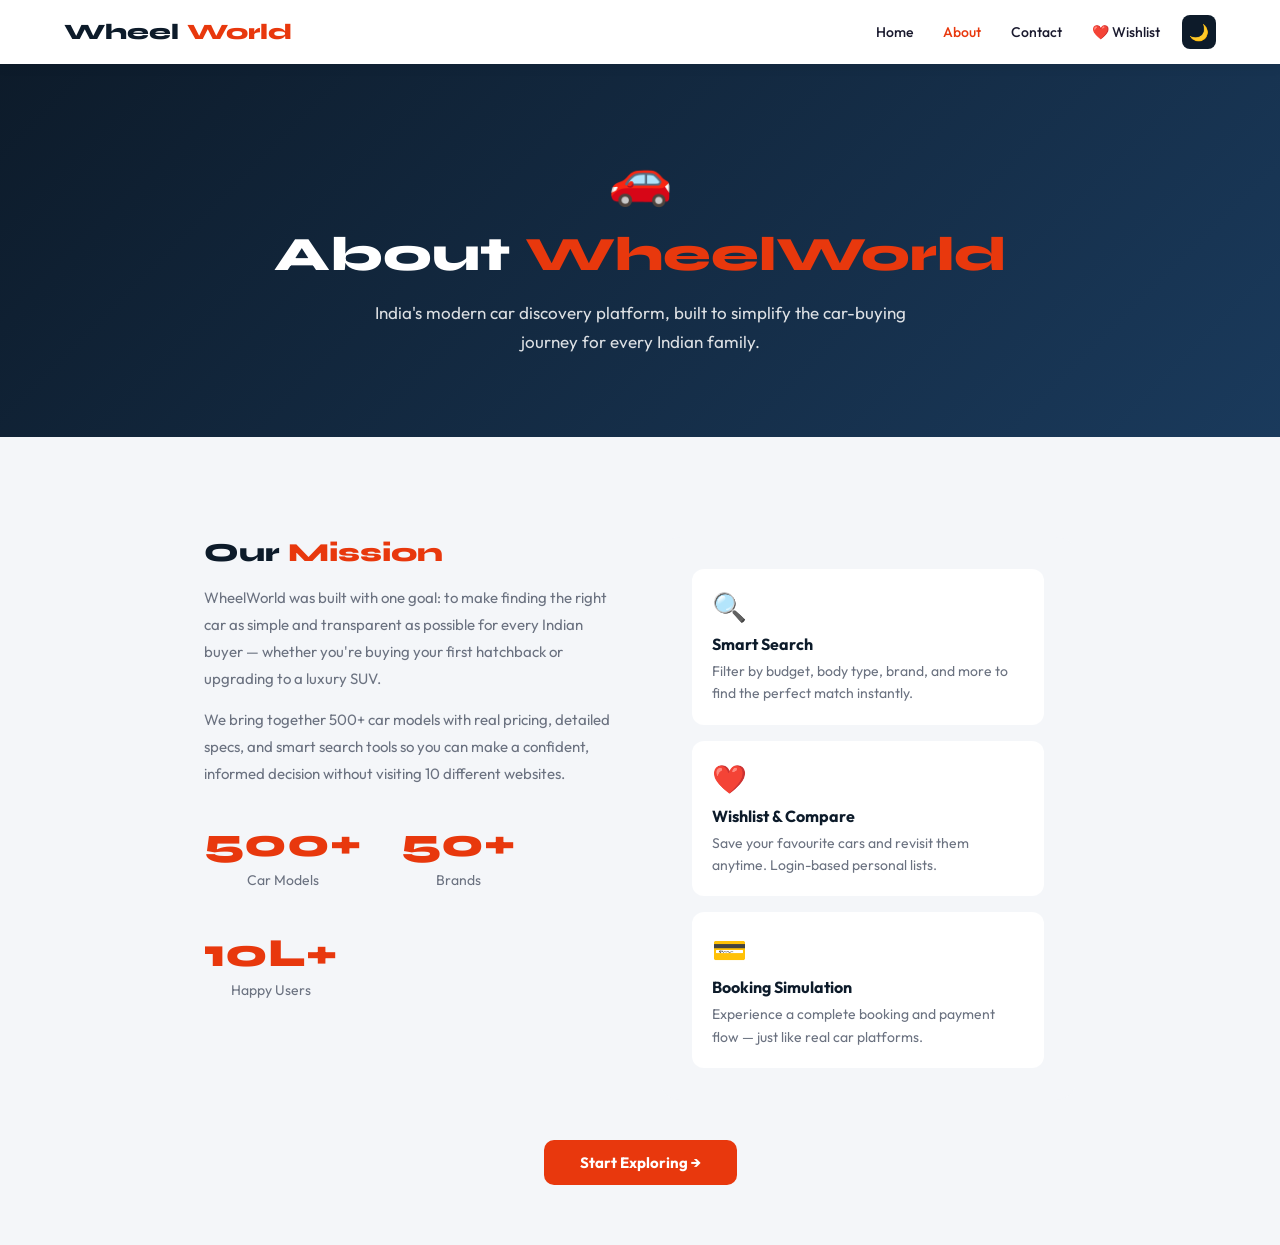
<file: about.html>
<!doctype html>
<html lang="en">
  <head>
    <meta charset="UTF-8" />
    <meta name="viewport" content="width=device-width, initial-scale=1.0" />
    <title>About - WheelWorld</title>
    <link rel="stylesheet" href="home.css" />
    <style>
      .about-hero {
        background: linear-gradient(135deg, var(--navy) 0%, #1a3a5c 100%);
        color: white;
        padding: 80px 5%;
        text-align: center;
      }
      .about-hero h1 {
        font-family: "Syne", sans-serif;
        font-size: clamp(2rem, 4vw, 3rem);
        font-weight: 800;
        margin-bottom: 16px;
      }
      .about-hero h1 span {
        color: var(--primary);
      }
      .about-hero p {
        font-size: 17px;
        opacity: 0.85;
        max-width: 560px;
        margin: 0 auto;
        line-height: 1.7;
      }
      .about-content {
        padding: 60px 5%;
        max-width: 1000px;
        margin: auto;
      }
      .about-grid {
        display: grid;
        grid-template-columns: 1fr 1fr;
        gap: 40px;
        margin: 40px 0;
      }
      .about-text h2 {
        font-family: "Syne", sans-serif;
        font-size: 26px;
        font-weight: 800;
        color: var(--navy);
        margin-bottom: 16px;
      }
      .about-text h2 span {
        color: var(--primary);
      }
      .about-text p {
        font-size: 15px;
        color: var(--text-muted);
        line-height: 1.8;
        margin-bottom: 14px;
      }
      .stats-row {
        display: flex;
        gap: 40px;
        margin: 32px 0;
        flex-wrap: wrap;
      }
      .stat-big {
        text-align: center;
      }
      .stat-big .num {
        font-family: "Syne", sans-serif;
        font-size: 40px;
        font-weight: 800;
        color: var(--primary);
      }
      .stat-big .label {
        font-size: 14px;
        color: var(--text-muted);
        margin-top: 4px;
      }
      @media (max-width: 700px) {
        .about-grid {
          grid-template-columns: 1fr;
        }
      }
    </style>
  </head>
  <body>
    <header>
      <a href="index.html" class="logo">Wheel<span>World</span></a>
      <nav>
        <a href="index.html">Home</a>
        <a href="about.html" class="active">About</a>
        <a href="contact.html">Contact</a>
        <a href="wishlist.html">❤️ Wishlist</a>
        <button class="dark-toggle" onclick="toggleDarkMode()">🌙</button>
      </nav>
    </header>

    <div class="about-hero">
      <div style="font-size: 52px; margin-bottom: 16px">🚗</div>
      <h1>About <span>WheelWorld</span></h1>
      <p>
        India's modern car discovery platform, built to simplify the car-buying
        journey for every Indian family.
      </p>
    </div>

    <div class="about-content">
      <div class="about-grid">
        <div class="about-text">
          <h2>Our <span>Mission</span></h2>
          <p>
            WheelWorld was built with one goal: to make finding the right car as
            simple and transparent as possible for every Indian buyer — whether
            you're buying your first hatchback or upgrading to a luxury SUV.
          </p>
          <p>
            We bring together 500+ car models with real pricing, detailed specs,
            and smart search tools so you can make a confident, informed
            decision without visiting 10 different websites.
          </p>
          <div class="stats-row">
            <div class="stat-big">
              <div class="num">500+</div>
              <div class="label">Car Models</div>
            </div>
            <div class="stat-big">
              <div class="num">50+</div>
              <div class="label">Brands</div>
            </div>
            <div class="stat-big">
              <div class="num">10L+</div>
              <div class="label">Happy Users</div>
            </div>
          </div>
        </div>
        <div
          style="
            background: var(--bg);
            border-radius: var(--radius-lg);
            padding: 32px;
            display: flex;
            flex-direction: column;
            gap: 16px;
          "
        >
          <div
            class="why-card"
            style="border: none; padding: 20px; background: white"
          >
            <div style="font-size: 28px; margin-bottom: 10px">🔍</div>
            <h3
              style="
                font-size: 16px;
                font-weight: 700;
                color: var(--navy);
                margin-bottom: 6px;
              "
            >
              Smart Search
            </h3>
            <p
              style="
                font-size: 14px;
                color: var(--text-muted);
                line-height: 1.6;
              "
            >
              Filter by budget, body type, brand, and more to find the perfect
              match instantly.
            </p>
          </div>
          <div
            class="why-card"
            style="border: none; padding: 20px; background: white"
          >
            <div style="font-size: 28px; margin-bottom: 10px">❤️</div>
            <h3
              style="
                font-size: 16px;
                font-weight: 700;
                color: var(--navy);
                margin-bottom: 6px;
              "
            >
              Wishlist & Compare
            </h3>
            <p
              style="
                font-size: 14px;
                color: var(--text-muted);
                line-height: 1.6;
              "
            >
              Save your favourite cars and revisit them anytime. Login-based
              personal lists.
            </p>
          </div>
          <div
            class="why-card"
            style="border: none; padding: 20px; background: white"
          >
            <div style="font-size: 28px; margin-bottom: 10px">💳</div>
            <h3
              style="
                font-size: 16px;
                font-weight: 700;
                color: var(--navy);
                margin-bottom: 6px;
              "
            >
              Booking Simulation
            </h3>
            <p
              style="
                font-size: 14px;
                color: var(--text-muted);
                line-height: 1.6;
              "
            >
              Experience a complete booking and payment flow — just like real
              car platforms.
            </p>
          </div>
        </div>
      </div>

      <div style="text-align: center; margin-top: 20px">
        <a
          href="index.html"
          style="
            display: inline-block;
            padding: 13px 36px;
            background: var(--primary);
            color: white;
            text-decoration: none;
            border-radius: 10px;
            font-weight: 700;
            font-size: 15px;
          "
          >Start Exploring →</a
        >
      </div>
    </div>

    <script>
      function toggleDarkMode() {
        document.body.classList.toggle("dark");
        localStorage.setItem(
          "darkMode",
          document.body.classList.contains("dark"),
        );
      }
      if (localStorage.getItem("darkMode") === "true")
        document.body.classList.add("dark");
    </script>
  </body>
</html>
</file>
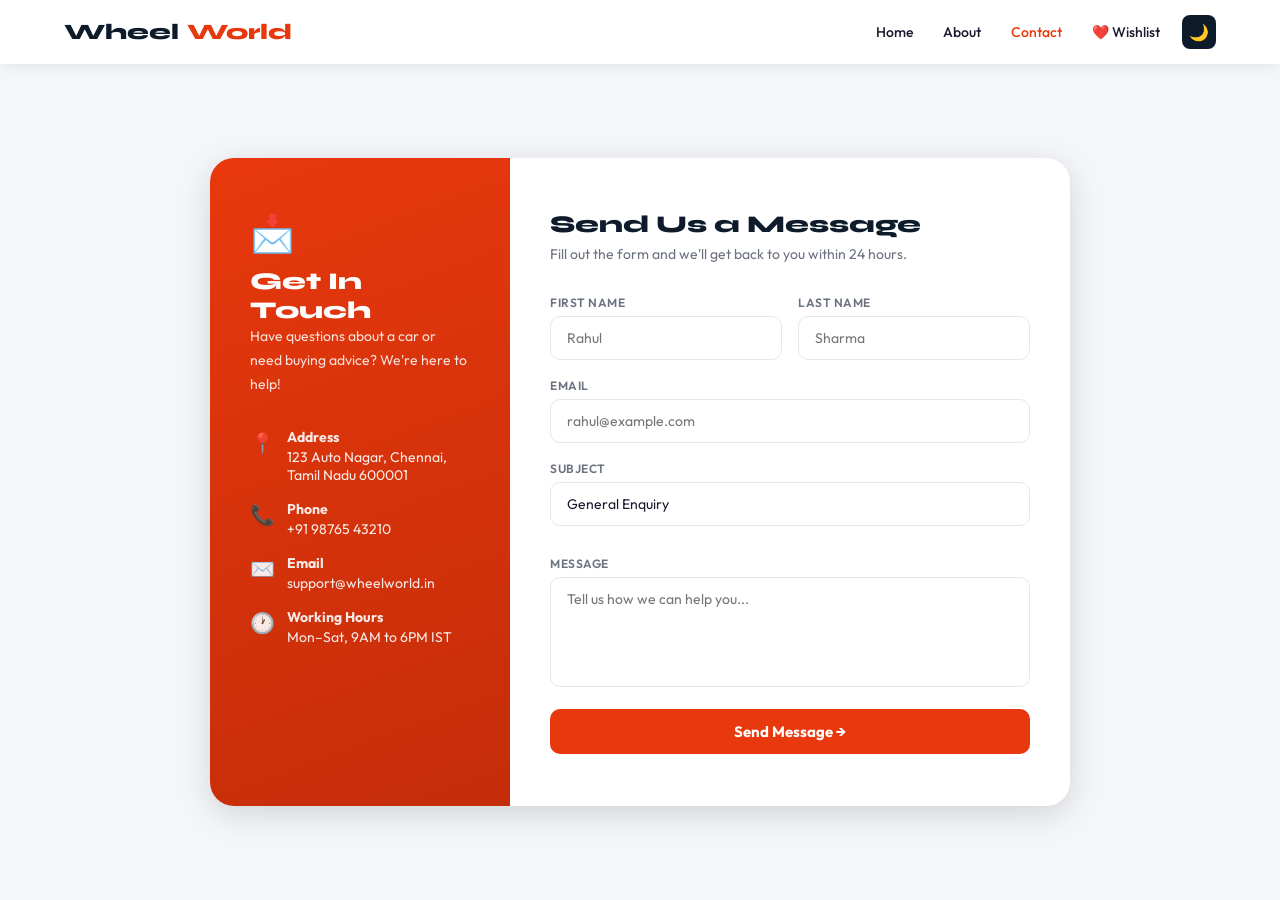
<file: contact.html>
<!doctype html>
<html lang="en">
  <head>
    <meta charset="UTF-8" />
    <meta name="viewport" content="width=device-width, initial-scale=1.0" />
    <title>Contact - WheelWorld</title>
    <link rel="stylesheet" href="home.css" />
    <style>
      .contact-page {
        min-height: calc(100vh - 64px);
        background: var(--bg);
        display: flex;
        align-items: center;
        justify-content: center;
        padding: 60px 20px;
      }
      .contact-wrapper {
        display: flex;
        width: 860px;
        max-width: 100%;
        background: white;
        border-radius: 24px;
        overflow: hidden;
        box-shadow: var(--shadow-lg);
      }
      .contact-info {
        background: linear-gradient(
          160deg,
          var(--primary) 0%,
          var(--primary-dark) 100%
        );
        color: white;
        padding: 52px 40px;
        width: 300px;
        flex-shrink: 0;
        display: flex;
        flex-direction: column;
        gap: 32px;
      }
      .contact-info h2 {
        font-family: "Syne", sans-serif;
        font-size: 24px;
        font-weight: 800;
      }
      .contact-info p {
        font-size: 14px;
        opacity: 0.85;
        line-height: 1.7;
      }
      .contact-item {
        display: flex;
        align-items: flex-start;
        gap: 12px;
      }
      .contact-item .icon {
        font-size: 20px;
        flex-shrink: 0;
        margin-top: 2px;
      }
      .contact-item div {
        font-size: 14px;
        opacity: 0.9;
      }
      .contact-item strong {
        display: block;
        font-weight: 700;
        opacity: 1;
        margin-bottom: 2px;
      }
      .contact-form-wrapper {
        flex: 1;
        padding: 52px 40px;
      }
      .contact-form-wrapper h2 {
        font-family: "Syne", sans-serif;
        font-size: 24px;
        font-weight: 800;
        color: var(--navy);
        margin-bottom: 6px;
      }
      .contact-form-wrapper p {
        font-size: 14px;
        color: var(--text-muted);
        margin-bottom: 32px;
      }
      .form-row {
        display: flex;
        gap: 16px;
      }
      .form-row .field-group {
        flex: 1;
      }
      .field-group {
        margin-bottom: 18px;
      }
      .field-group label {
        display: block;
        font-size: 12px;
        font-weight: 600;
        color: var(--text-muted);
        text-transform: uppercase;
        letter-spacing: 0.5px;
        margin-bottom: 6px;
      }
      .field-group input,
      .field-group textarea,
      .field-group select {
        width: 100%;
        padding: 12px 16px;
        border: 1.5px solid var(--border);
        border-radius: 10px;
        font-size: 14px;
        font-family: "Outfit", sans-serif;
        outline: none;
        transition: var(--transition);
        color: var(--text);
        background: white;
        -webkit-appearance: none;
        -moz-appearance: none;
        appearance: none;
      }
      .field-group input:focus,
      .field-group textarea:focus,
      .field-group select:focus {
        border-color: var(--primary);
        box-shadow: 0 0 0 3px rgba(232, 56, 13, 0.1);
      }
      .field-group textarea {
        resize: none;
        height: 110px;
      }
      .submit-btn {
        width: 100%;
        padding: 13px;
        background: var(--primary);
        border: none;
        color: white;
        font-size: 15px;
        font-weight: 700;
        border-radius: 10px;
        cursor: pointer;
        transition: var(--transition);
        font-family: "Outfit", sans-serif;
      }
      .submit-btn:hover {
        background: var(--primary-dark);
        transform: translateY(-1px);
        box-shadow: 0 6px 20px rgba(232, 56, 13, 0.3);
      }
      @media (max-width: 700px) {
        .contact-info {
          display: none;
        }
        .contact-form-wrapper {
          padding: 40px 24px;
        }
        .form-row {
          flex-direction: column;
        }
      }
    </style>
  </head>
  <body>
    <header>
      <a href="index.html" class="logo">Wheel<span>World</span></a>
      <nav>
        <a href="index.html">Home</a>
        <a href="about.html">About</a>
        <a href="contact.html" class="active">Contact</a>
        <a href="wishlist.html">❤️ Wishlist</a>
        <button class="dark-toggle" onclick="toggleDarkMode()">🌙</button>
      </nav>
    </header>

    <div class="contact-page">
      <div class="contact-wrapper">
        <div class="contact-info">
          <div>
            <div style="font-size: 36px; margin-bottom: 12px">📩</div>
            <h2>Get In Touch</h2>
            <p>
              Have questions about a car or need buying advice? We're here to
              help!
            </p>
          </div>
          <div>
            <div class="contact-item">
              <div class="icon">📍</div>
              <div>
                <strong>Address</strong>123 Auto Nagar, Chennai, Tamil Nadu
                600001
              </div>
            </div>
            <div class="contact-item" style="margin-top: 16px">
              <div class="icon">📞</div>
              <div><strong>Phone</strong>+91 98765 43210</div>
            </div>
            <div class="contact-item" style="margin-top: 16px">
              <div class="icon">✉️</div>
              <div><strong>Email</strong>support@wheelworld.in</div>
            </div>
            <div class="contact-item" style="margin-top: 16px">
              <div class="icon">🕐</div>
              <div><strong>Working Hours</strong>Mon–Sat, 9AM to 6PM IST</div>
            </div>
          </div>
        </div>

        <div class="contact-form-wrapper">
          <h2>Send Us a Message</h2>
          <p>Fill out the form and we'll get back to you within 24 hours.</p>

          <div class="form-row">
            <div class="field-group">
              <label>First Name</label>
              <input type="text" placeholder="Rahul" />
            </div>
            <div class="field-group">
              <label>Last Name</label>
              <input type="text" placeholder="Sharma" />
            </div>
          </div>

          <div class="field-group">
            <label>Email</label>
            <input type="email" placeholder="rahul@example.com" />
          </div>

          <div class="field-group">
            <label>Subject</label>
            <select>
              <option>General Enquiry</option>
              <option>Car Booking Help</option>
              <option>Pricing Information</option>
              <option>Technical Support</option>
              <option>Other</option>
            </select>
          </div>

          <div class="field-group">
            <label>Message</label>
            <textarea placeholder="Tell us how we can help you..."></textarea>
          </div>

          <button class="submit-btn" onclick="sendMessage()">
            Send Message →
          </button>
        </div>
      </div>
    </div>

    <script>
      function sendMessage() {
        const inputs = document.querySelectorAll(
          ".field-group input, .field-group textarea",
        );
        for (const inp of inputs) {
          if (!inp.value.trim()) {
            inp.focus();
            inp.style.borderColor = "var(--primary)";
            return;
          }
          inp.style.borderColor = "";
        }
        const btn = document.querySelector(".submit-btn");
        btn.textContent = "✅ Message Sent!";
        btn.style.background = "#22c55e";
        btn.disabled = true;
        setTimeout(() => {
          btn.textContent = "Send Message →";
          btn.style.background = "";
          btn.disabled = false;
          document
            .querySelectorAll(".field-group input, .field-group textarea")
            .forEach((i) => (i.value = ""));
        }, 3000);
      }
      function toggleDarkMode() {
        document.body.classList.toggle("dark");
        localStorage.setItem(
          "darkMode",
          document.body.classList.contains("dark"),
        );
      }
      if (localStorage.getItem("darkMode") === "true")
        document.body.classList.add("dark");
    </script>
  </body>
</html>
</file>
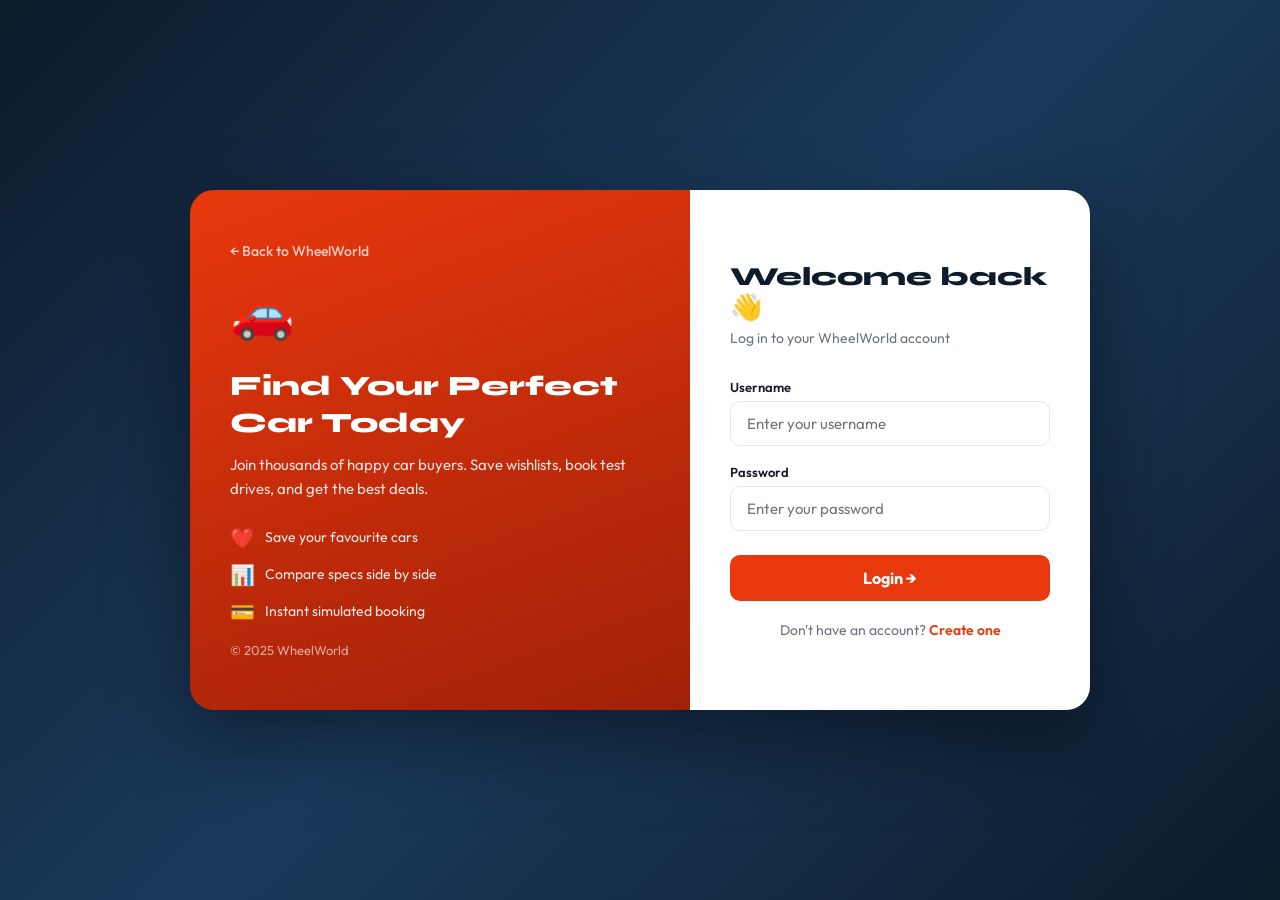
<file: login.html>
<!doctype html>
<html lang="en">
  <head>
    <meta charset="UTF-8" />
    <meta name="viewport" content="width=device-width, initial-scale=1.0" />
    <title>Login - WheelWorld</title>
    <link rel="stylesheet" href="home.css" />
    <style>
      body {
        min-height: 100vh;
        display: flex;
        align-items: center;
        justify-content: center;
        background: linear-gradient(
          135deg,
          #0d1b2a 0%,
          #1a3a5c 50%,
          #0d1b2a 100%
        );
        padding: 20px;
      }
      .auth-wrapper {
        display: flex;
        width: 900px;
        max-width: 100%;
        border-radius: 24px;
        overflow: hidden;
        box-shadow: 0 32px 80px rgba(0, 0, 0, 0.4);
      }
      .auth-banner {
        flex: 1;
        background: linear-gradient(160deg, var(--primary) 0%, #a02008 100%);
        padding: 52px 40px;
        display: flex;
        flex-direction: column;
        justify-content: space-between;
        color: white;
        min-height: 520px;
      }
      .auth-banner h2 {
        font-family: "Syne", sans-serif;
        font-size: 28px;
        font-weight: 800;
        line-height: 1.3;
        margin-top: 24px;
      }
      .auth-banner p {
        font-size: 15px;
        opacity: 0.85;
        margin-top: 12px;
        line-height: 1.6;
      }
      .banner-feature {
        display: flex;
        align-items: center;
        gap: 10px;
        font-size: 14px;
        margin-top: 12px;
        opacity: 0.9;
      }
      .banner-feature span {
        font-size: 20px;
      }
      .auth-card {
        width: 400px;
        flex-shrink: 0;
        background: white;
        padding: 52px 40px;
        display: flex;
        flex-direction: column;
        justify-content: center;
      }
      .auth-card h1 {
        font-family: "Syne", sans-serif;
        font-size: 26px;
        font-weight: 800;
        color: var(--navy);
        margin-bottom: 6px;
      }
      .auth-card .subtitle {
        font-size: 14px;
        color: var(--text-muted);
        margin-bottom: 32px;
      }
      .field-group {
        margin-bottom: 18px;
      }
      .field-group label {
        display: block;
        font-size: 13px;
        font-weight: 600;
        color: var(--text);
        margin-bottom: 6px;
      }
      .field-group input {
        width: 100%;
        padding: 12px 16px;
        border: 1.5px solid var(--border);
        border-radius: 10px;
        font-size: 15px;
        font-family: "Outfit", sans-serif;
        outline: none;
        transition: var(--transition);
        color: var(--text);
      }
      .field-group input:focus {
        border-color: var(--primary);
        box-shadow: 0 0 0 3px rgba(232, 56, 13, 0.1);
      }
      .auth-btn {
        width: 100%;
        padding: 13px;
        background: var(--primary);
        border: none;
        color: white;
        font-size: 16px;
        font-weight: 700;
        border-radius: 10px;
        cursor: pointer;
        transition: var(--transition);
        font-family: "Outfit", sans-serif;
        margin-top: 6px;
      }
      .auth-btn:hover {
        background: var(--primary-dark);
        transform: translateY(-1px);
        box-shadow: 0 6px 20px rgba(232, 56, 13, 0.3);
      }
      .auth-switch {
        text-align: center;
        margin-top: 20px;
        font-size: 14px;
        color: var(--text-muted);
      }
      .auth-switch a {
        color: var(--primary);
        font-weight: 600;
        text-decoration: none;
      }
      .back-home {
        display: flex;
        align-items: center;
        gap: 6px;
        text-decoration: none;
        color: rgba(255, 255, 255, 0.75);
        font-size: 14px;
        font-weight: 500;
      }
      .back-home:hover {
        color: white;
      }
      @media (max-width: 700px) {
        .auth-banner {
          display: none;
        }
        .auth-card {
          width: 100%;
          border-radius: 24px;
        }
      }
    </style>
  </head>
  <body>
    <div class="auth-wrapper">
      <div class="auth-banner">
        <a href="index.html" class="back-home">← Back to WheelWorld</a>
        <div>
          <div style="font-size: 52px">🚗</div>
          <h2>Find Your Perfect Car Today</h2>
          <p>
            Join thousands of happy car buyers. Save wishlists, book test
            drives, and get the best deals.
          </p>
          <div style="margin-top: 24px">
            <div class="banner-feature">
              <span>❤️</span> Save your favourite cars
            </div>
            <div class="banner-feature">
              <span>📊</span> Compare specs side by side
            </div>
            <div class="banner-feature">
              <span>💳</span> Instant simulated booking
            </div>
          </div>
        </div>
        <div style="font-size: 13px; opacity: 0.6">© 2025 WheelWorld</div>
      </div>
      <div class="auth-card">
        <h1>Welcome back 👋</h1>
        <p class="subtitle">Log in to your WheelWorld account</p>

        <div class="field-group">
          <label>Username</label>
          <input type="text" id="loginUser" placeholder="Enter your username" />
        </div>
        <div class="field-group">
          <label>Password</label>
          <input
            type="password"
            id="loginPass"
            placeholder="Enter your password"
          />
        </div>

        <button class="auth-btn" onclick="login()">Login →</button>
        <div class="auth-switch">
          Don't have an account? <a href="register.html">Create one</a>
        </div>
      </div>
    </div>
    <script src="data.js"></script>
    <script src="auth.js"></script>
  </body>
</html>
</file>
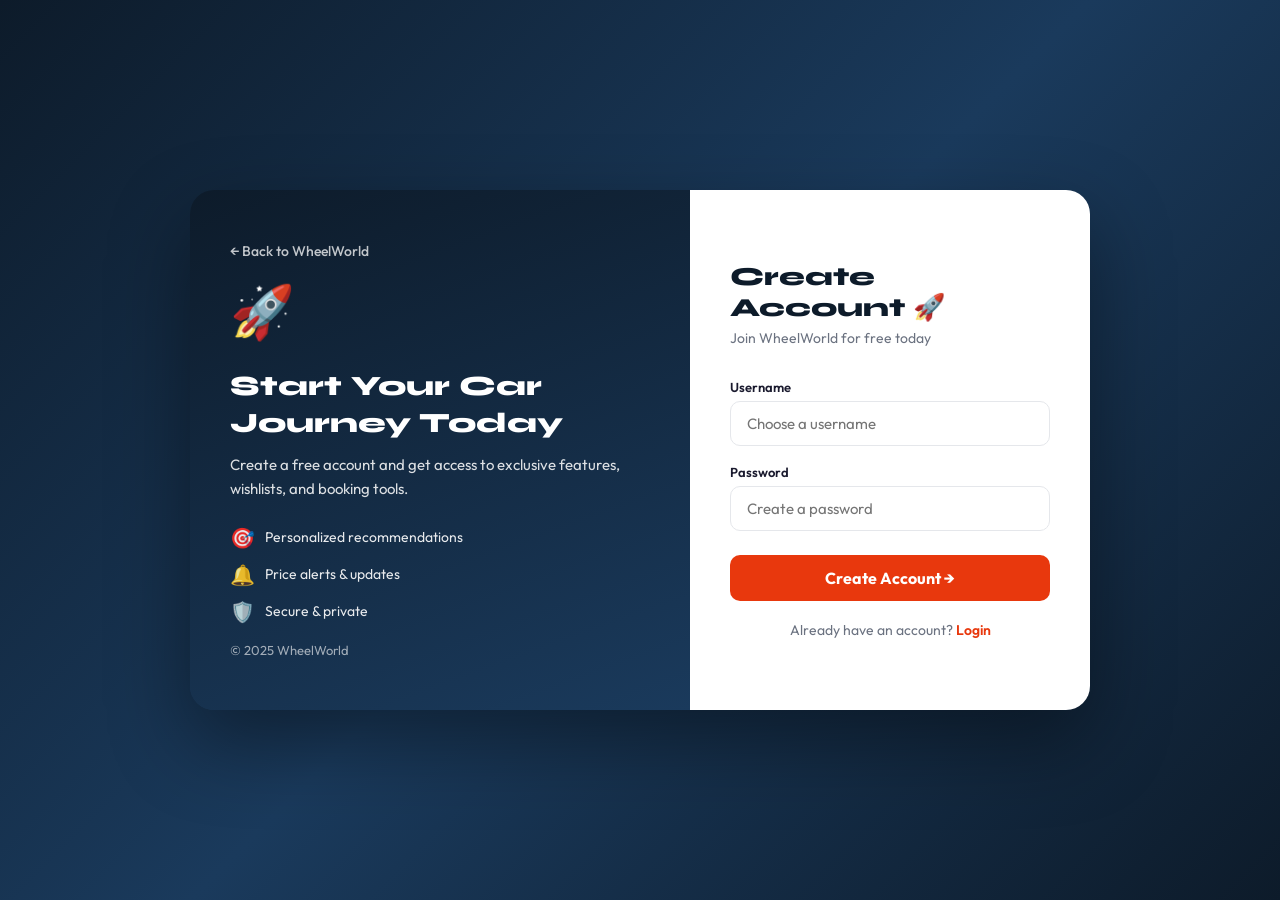
<file: register.html>
<!doctype html>
<html lang="en">
  <head>
    <meta charset="UTF-8" />
    <meta name="viewport" content="width=device-width, initial-scale=1.0" />
    <title>Register - WheelWorld</title>
    <link rel="stylesheet" href="home.css" />
    <style>
      body {
        min-height: 100vh;
        display: flex;
        align-items: center;
        justify-content: center;
        background: linear-gradient(
          135deg,
          #0d1b2a 0%,
          #1a3a5c 50%,
          #0d1b2a 100%
        );
        padding: 20px;
      }
      .auth-wrapper {
        display: flex;
        width: 900px;
        max-width: 100%;
        border-radius: 24px;
        overflow: hidden;
        box-shadow: 0 32px 80px rgba(0, 0, 0, 0.4);
      }
      .auth-banner {
        flex: 1;
        background: linear-gradient(160deg, var(--navy) 0%, #1a3a5c 100%);
        padding: 52px 40px;
        display: flex;
        flex-direction: column;
        justify-content: space-between;
        color: white;
        min-height: 520px;
      }
      .auth-banner h2 {
        font-family: "Syne", sans-serif;
        font-size: 28px;
        font-weight: 800;
        line-height: 1.3;
        margin-top: 24px;
      }
      .auth-banner p {
        font-size: 15px;
        opacity: 0.85;
        margin-top: 12px;
        line-height: 1.6;
      }
      .banner-feature {
        display: flex;
        align-items: center;
        gap: 10px;
        font-size: 14px;
        margin-top: 12px;
        opacity: 0.9;
      }
      .banner-feature span {
        font-size: 20px;
      }
      .auth-card {
        width: 400px;
        flex-shrink: 0;
        background: white;
        padding: 52px 40px;
        display: flex;
        flex-direction: column;
        justify-content: center;
      }
      .auth-card h1 {
        font-family: "Syne", sans-serif;
        font-size: 26px;
        font-weight: 800;
        color: var(--navy);
        margin-bottom: 6px;
      }
      .auth-card .subtitle {
        font-size: 14px;
        color: var(--text-muted);
        margin-bottom: 32px;
      }
      .field-group {
        margin-bottom: 18px;
      }
      .field-group label {
        display: block;
        font-size: 13px;
        font-weight: 600;
        color: var(--text);
        margin-bottom: 6px;
      }
      .field-group input {
        width: 100%;
        padding: 12px 16px;
        border: 1.5px solid var(--border);
        border-radius: 10px;
        font-size: 15px;
        font-family: "Outfit", sans-serif;
        outline: none;
        transition: var(--transition);
        color: var(--text);
      }
      .field-group input:focus {
        border-color: var(--primary);
        box-shadow: 0 0 0 3px rgba(232, 56, 13, 0.1);
      }
      .auth-btn {
        width: 100%;
        padding: 13px;
        background: var(--primary);
        border: none;
        color: white;
        font-size: 16px;
        font-weight: 700;
        border-radius: 10px;
        cursor: pointer;
        transition: var(--transition);
        font-family: "Outfit", sans-serif;
        margin-top: 6px;
      }
      .auth-btn:hover {
        background: var(--primary-dark);
        transform: translateY(-1px);
        box-shadow: 0 6px 20px rgba(232, 56, 13, 0.3);
      }
      .auth-switch {
        text-align: center;
        margin-top: 20px;
        font-size: 14px;
        color: var(--text-muted);
      }
      .auth-switch a {
        color: var(--primary);
        font-weight: 600;
        text-decoration: none;
      }
      .back-home {
        display: flex;
        align-items: center;
        gap: 6px;
        text-decoration: none;
        color: rgba(255, 255, 255, 0.75);
        font-size: 14px;
        font-weight: 500;
      }
      .back-home:hover {
        color: white;
      }
      @media (max-width: 700px) {
        .auth-banner {
          display: none;
        }
        .auth-card {
          width: 100%;
          border-radius: 24px;
        }
      }
    </style>
  </head>
  <body>
    <div class="auth-wrapper">
      <div class="auth-banner">
        <a href="index.html" class="back-home">← Back to WheelWorld</a>
        <div>
          <div style="font-size: 52px">🚀</div>
          <h2>Start Your Car Journey Today</h2>
          <p>
            Create a free account and get access to exclusive features,
            wishlists, and booking tools.
          </p>
          <div style="margin-top: 24px">
            <div class="banner-feature">
              <span>🎯</span> Personalized recommendations
            </div>
            <div class="banner-feature">
              <span>🔔</span> Price alerts & updates
            </div>
            <div class="banner-feature"><span>🛡️</span> Secure & private</div>
          </div>
        </div>
        <div style="font-size: 13px; opacity: 0.6">© 2025 WheelWorld</div>
      </div>
      <div class="auth-card">
        <h1>Create Account 🚀</h1>
        <p class="subtitle">Join WheelWorld for free today</p>

        <div class="field-group">
          <label>Username</label>
          <input type="text" id="regUser" placeholder="Choose a username" />
        </div>
        <div class="field-group">
          <label>Password</label>
          <input type="password" id="regPass" placeholder="Create a password" />
        </div>

        <button class="auth-btn" onclick="register()">Create Account →</button>
        <div class="auth-switch">
          Already have an account? <a href="login.html">Login</a>
        </div>
      </div>
    </div>
    <script src="data.js"></script>
    <script src="auth.js"></script>
  </body>
</html>
</file>
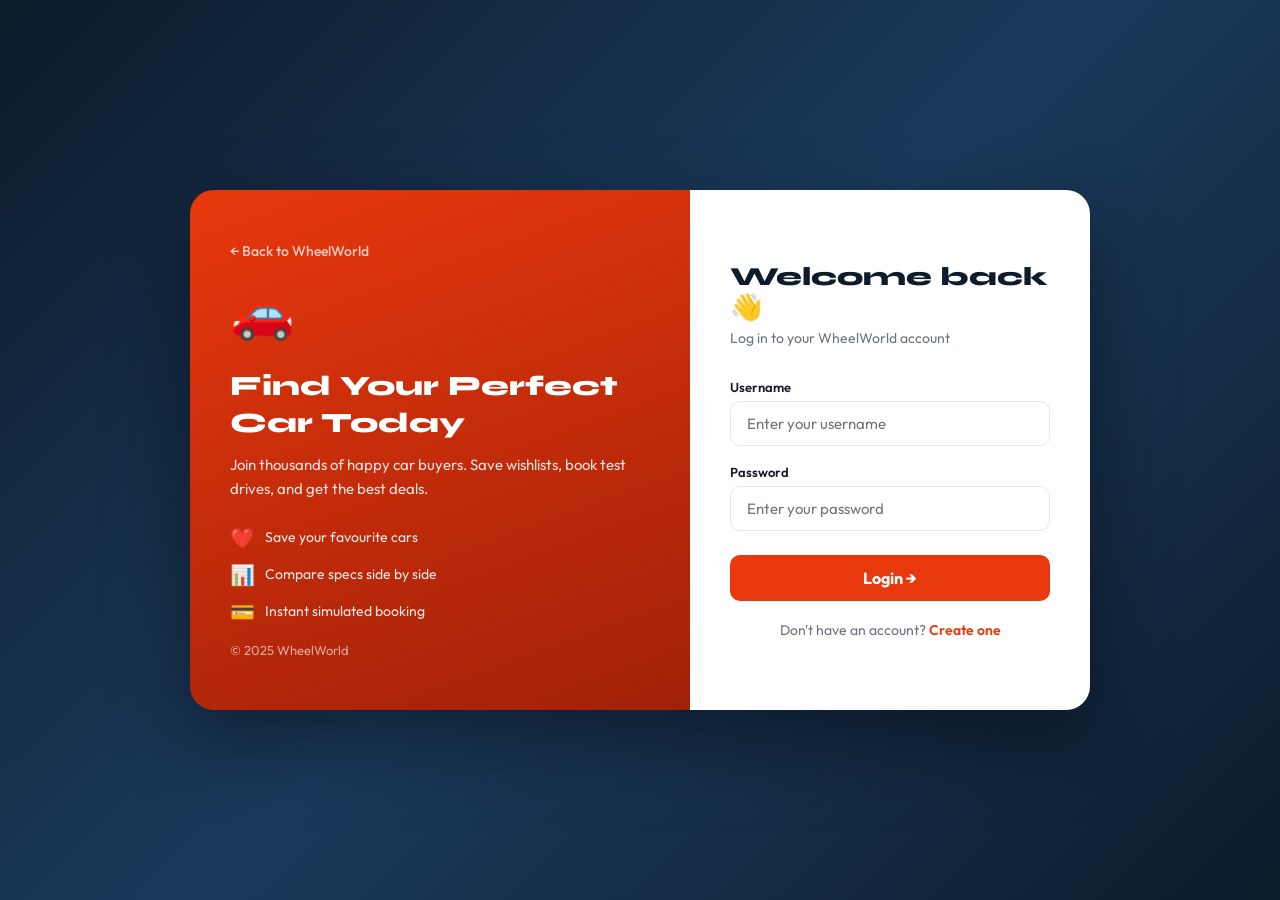
<file: wishlist.html>
<!doctype html>
<html lang="en">
  <head>
    <meta charset="UTF-8" />
    <meta name="viewport" content="width=device-width, initial-scale=1.0" />
    <title>My Wishlist - WheelWorld</title>
    <link rel="stylesheet" href="home.css" />
  </head>
  <body>
    <header>
      <a href="index.html" class="logo">Wheel<span>World</span></a>
      <nav>
        <a href="index.html">Home</a>
        <a href="about.html">About</a>
        <a href="contact.html">Contact</a>
        <a href="wishlist.html" class="active">❤️ Wishlist</a>
        <a href="#" id="logoutNav" onclick="logout()">Logout</a>
        <button class="dark-toggle" onclick="toggleDarkMode()">🌙</button>
      </nav>
    </header>

    <div class="page-wrapper">
      <h1 class="page-title">My <span>Wishlist</span> ❤️</h1>
      <div class="wishlist-grid" id="wishlistContainer"></div>
    </div>

    <script src="data.js"></script>
    <script>
      function logout() {
        Auth.logout();
        window.location.href = "login.html";
      }
      function toggleDarkMode() {
        document.body.classList.toggle("dark");
        localStorage.setItem(
          "darkMode",
          document.body.classList.contains("dark"),
        );
      }
      if (localStorage.getItem("darkMode") === "true")
        document.body.classList.add("dark");

      if (!Auth.isLoggedIn()) window.location.href = "login.html";

      const user = Auth.currentUser();
      const wishlist =
        JSON.parse(localStorage.getItem(user + "_wishlist")) || [];
      const container = document.getElementById("wishlistContainer");
      const filtered = window.cars.filter(
        (c) => wishlist.includes(c._id) || wishlist.includes(c.name),
      );

      if (filtered.length === 0) {
        container.innerHTML = `
        <div class="empty-state" style="grid-column:1/-1">
          <div class="empty-icon">❤️</div>
          <h3>Your Wishlist is Empty</h3>
          <p>Browse cars and add your favourites to see them here.</p>
          <a href="index.html" style="display:inline-block;margin-top:20px;padding:12px 28px;background:var(--primary);color:white;text-decoration:none;border-radius:10px;font-weight:700;">Browse Cars</a>
        </div>`;
      } else {
        filtered.forEach((car) => {
          container.innerHTML += `
          <div class="car-card">
            <div class="car-card-img">
              <img src="${car.image}" alt="${car.name}" onerror="this.src='https://via.placeholder.com/300x180?text=No+Image'">
            </div>
            <div class="car-card-body">
              <h3>${car.name}</h3>
              <div class="car-card-price">${car.price || "Price on request"}</div>
              <div class="car-card-specs">
                ${car.mileage ? `<span class="spec-tag">⛽ ${car.mileage}</span>` : ""}
                ${car.fuel ? `<span class="spec-tag">${car.fuel}</span>` : ""}
              </div>
              <div class="car-card-actions">
                <button class="btn-view" onclick="window.location.href='details.html?id=${car._id}'">View Details</button>
                <button class="btn-wish active" onclick="removeFromWishlist('${car._id}', this)" title="Remove">❤️</button>
              </div>
            </div>
          </div>`;
        });
      }

      function removeFromWishlist(carId, btn) {
        let wl = JSON.parse(localStorage.getItem(user + "_wishlist")) || [];
        wl = wl.filter((id) => id !== carId);
        localStorage.setItem(user + "_wishlist", JSON.stringify(wl));
        const card = btn.closest(".car-card");
        card.style.transition = "all 0.3s ease";
        card.style.opacity = "0";
        card.style.transform = "scale(0.95)";
        setTimeout(() => {
          card.remove();
          if (!document.querySelector(".car-card")) {
            container.innerHTML = `
            <div class="empty-state" style="grid-column:1/-1">
              <div class="empty-icon">❤️</div>
              <h3>Your Wishlist is Empty</h3>
              <p>Browse cars and add your favourites.</p>
              <a href="index.html" style="display:inline-block;margin-top:20px;padding:12px 28px;background:var(--primary);color:white;text-decoration:none;border-radius:10px;font-weight:700;">Browse Cars</a>
            </div>`;
          }
        }, 300);
      }
    </script>
  </body>
</html>
</file>
<file: home.css>
@import url('https://fonts.googleapis.com/css2?family=Outfit:wght@300;400;500;600;700;800&family=Syne:wght@700;800&display=swap');

:root {
  --primary: #E8380D;
  --primary-dark: #c42d09;
  --primary-light: #ff5a36;
  --navy: #0D1B2A;
  --navy-soft: #1a2e42;
  --accent: #FF9500;
  --text: #1a1a2e;
  --text-muted: #6b7280;
  --text-light: #9ca3af;
  --bg: #f4f6f9;
  --bg-white: #ffffff;
  --card-bg: #ffffff;
  --border: #e5e7eb;
  --border-light: #f3f4f6;
  --shadow-sm: 0 1px 3px rgba(0,0,0,0.08);
  --shadow: 0 4px 16px rgba(0,0,0,0.10);
  --shadow-lg: 0 8px 32px rgba(0,0,0,0.14);
  --radius: 12px;
  --radius-lg: 20px;
  --transition: all 0.25s cubic-bezier(0.4,0,0.2,1);
}

* { margin: 0; padding: 0; box-sizing: border-box; }
html { scroll-behavior: smooth; }
body { font-family: 'Outfit', sans-serif; background: var(--bg); color: var(--text); }

/* ===================== HEADER ===================== */
header {
  position: sticky;
  top: 0;
  z-index: 1000;
  background: var(--bg-white);
  box-shadow: 0 2px 12px rgba(0,0,0,0.08);
  padding: 0 5%;
  height: 64px;
  display: flex;
  align-items: center;
  justify-content: space-between;
}

.logo {
  display: flex;
  align-items: center;
  gap: 8px;
  font-family: 'Syne', sans-serif;
  font-size: 22px;
  font-weight: 800;
  color: var(--navy);
  text-decoration: none;
}
.logo span { color: var(--primary); }
.logo img { height: 36px; width: auto; }

nav { display: flex; align-items: center; gap: 6px; }
nav a {
  text-decoration: none;
  color: var(--text);
  font-weight: 500;
  font-size: 14px;
  padding: 6px 12px;
  border-radius: 8px;
  transition: var(--transition);
}
nav a:hover { color: var(--primary); background: #fff1ee; }
nav a.active { color: var(--primary); }

.nav-btn {
  padding: 8px 20px;
  border-radius: 8px;
  font-size: 14px;
  font-weight: 600;
  cursor: pointer;
  transition: var(--transition);
  border: none;
  font-family: 'Outfit', sans-serif;
}
.nav-btn.outline {
  border: 1.5px solid var(--primary);
  background: transparent;
  color: var(--primary);
}
.nav-btn.outline:hover { background: var(--primary); color: white; }
.nav-btn.solid { background: var(--primary); color: white; }
.nav-btn.solid:hover { background: var(--primary-dark); transform: none; }

.badge {
  display: inline-flex;
  align-items: center;
  justify-content: center;
  background: var(--primary);
  color: white;
  width: 18px;
  height: 18px;
  border-radius: 50%;
  font-size: 11px;
  font-weight: 700;
  margin-left: 4px;
  vertical-align: middle;
}

.dark-toggle {
  background: var(--navy);
  color: white;
  border: none;
  width: 34px;
  height: 34px;
  border-radius: 8px;
  cursor: pointer;
  font-size: 16px;
  transition: var(--transition);
  margin-left: 4px;
}
.dark-toggle:hover { background: var(--navy-soft); transform: scale(1.05); }

/* ===================== HERO ===================== */
.hero {
  min-height: 560px;
  background: linear-gradient(120deg, rgba(13,27,42,0.85) 0%, rgba(13,27,42,0.5) 60%, transparent 100%),
              url('https://images.unsplash.com/photo-1492144534655-ae79c964c9d7?w=1600&q=80') center/cover no-repeat;
  display: flex;
  align-items: center;
  padding: 60px 5%;
  gap: 60px;
  position: relative;
  overflow: hidden;
}

.hero::after {
  content: '';
  position: absolute;
  bottom: -2px;
  left: 0;
  right: 0;
  height: 60px;
  background: var(--bg);
  clip-path: ellipse(55% 100% at 50% 100%);
}

.hero-text { flex: 1; color: white; max-width: 500px; }
.hero-text .tag {
  display: inline-block;
  background: var(--primary);
  color: white;
  font-size: 12px;
  font-weight: 700;
  letter-spacing: 1px;
  text-transform: uppercase;
  padding: 4px 12px;
  border-radius: 20px;
  margin-bottom: 16px;
}
.hero-text h1 {
  font-family: 'Syne', sans-serif;
  font-size: clamp(2rem, 4vw, 3.2rem);
  font-weight: 800;
  line-height: 1.15;
  margin-bottom: 16px;
}
.hero-text h1 span { color: var(--accent); }
.hero-text p { font-size: 16px; opacity: 0.85; margin-bottom: 28px; line-height: 1.6; }

.hero-stats {
  display: flex;
  gap: 28px;
  margin-top: 12px;
}
.stat { text-align: left; }
.stat .num {
  font-family: 'Syne', sans-serif;
  font-size: 24px;
  font-weight: 800;
  color: white;
}
.stat .label { font-size: 12px; opacity: 0.7; margin-top: 2px; }

/* ===================== SEARCH CARD ===================== */
.search-card {
  background: white;
  padding: 28px;
  width: 420px;
  flex-shrink: 0;
  border-radius: var(--radius-lg);
  box-shadow: 0 20px 60px rgba(0,0,0,0.25);
  position: relative;
  z-index: 2;
}

.search-card h2 {
  font-size: 20px;
  font-weight: 700;
  color: var(--navy);
  margin-bottom: 20px;
}

.tabs {
  display: none;
}

.options {
  display: flex;
  gap: 20px;
  margin-bottom: 16px;
}
.options label {
  display: flex;
  align-items: center;
  gap: 6px;
  font-size: 14px;
  font-weight: 500;
  color: var(--text);
  cursor: pointer;
}
.options input[type="radio"] { accent-color: var(--primary); }

select, .search-card input[type="text"] {
  width: 100%;
  padding: 11px 14px;
  margin-bottom: 12px;
  border-radius: 9px;
  border: 1.5px solid var(--border);
  font-size: 14px;
  font-family: 'Outfit', sans-serif;
  color: var(--text);
  background: var(--bg-white);
  transition: var(--transition);
  outline: none;
  -webkit-appearance: none;
  appearance: none;
  background-image: url("data:image/svg+xml,%3Csvg xmlns='http://www.w3.org/2000/svg' width='12' height='8' viewBox='0 0 12 8'%3E%3Cpath d='M1 1l5 5 5-5' stroke='%236b7280' stroke-width='1.5' fill='none' stroke-linecap='round'/%3E%3C/svg%3E");
  background-repeat: no-repeat;
  background-position: right 12px center;
}
select:focus, .search-card input:focus {
  border-color: var(--primary);
  box-shadow: 0 0 0 3px rgba(232,56,13,0.1);
}

.search-btn {
  width: 100%;
  padding: 13px;
  background: var(--primary);
  border: none;
  color: white;
  font-size: 15px;
  font-weight: 700;
  border-radius: 10px;
  cursor: pointer;
  transition: var(--transition);
  font-family: 'Outfit', sans-serif;
  display: flex;
  align-items: center;
  justify-content: center;
  gap: 8px;
}
.search-btn:hover { background: var(--primary-dark); transform: translateY(-1px); box-shadow: 0 6px 20px rgba(232,56,13,0.35); }

/* ===================== SECTIONS ===================== */
.section-header {
  display: flex;
  align-items: center;
  justify-content: space-between;
  margin-bottom: 28px;
}
.section-header h2 {
  font-family: 'Syne', sans-serif;
  font-size: 26px;
  font-weight: 800;
  color: var(--navy);
}
.section-header h2 span { color: var(--primary); }
.see-all {
  font-size: 14px;
  font-weight: 600;
  color: var(--primary);
  text-decoration: none;
  display: flex;
  align-items: center;
  gap: 4px;
  transition: var(--transition);
}
.see-all:hover { gap: 8px; }

/* ===================== BODY TYPES ===================== */
.body-types-section {
  padding: 60px 5%;
  background: white;
}

.body-types-grid {
  display: grid;
  grid-template-columns: repeat(auto-fit, minmax(110px, 1fr));
  gap: 16px;
}

.body-type-card {
  display: flex;
  flex-direction: column;
  align-items: center;
  gap: 10px;
  padding: 20px 10px;
  border-radius: 12px;
  border: 1.5px solid var(--border);
  cursor: pointer;
  transition: var(--transition);
  text-decoration: none;
  color: var(--text);
}
.body-type-card:hover {
  border-color: var(--primary);
  background: #fff5f3;
  transform: translateY(-4px);
  box-shadow: var(--shadow);
}
.body-type-card .icon {
  width: 56px;
  height: 40px;
  object-fit: contain;
  font-size: 28px;
  line-height: 40px;
}
.body-type-card span {
  font-size: 13px;
  font-weight: 600;
  text-align: center;
}

/* ===================== CAR CARDS ===================== */
.recommendations { padding: 60px 5%; }

#results {
  display: grid;
  grid-template-columns: repeat(auto-fill, minmax(260px, 1fr));
  gap: 20px;
  margin-top: 20px;
}

#recommendationList {
  display: grid;
  grid-template-columns: repeat(auto-fill, minmax(260px, 1fr));
  gap: 20px;
}

.car-card {
  background: var(--card-bg);
  border-radius: var(--radius);
  overflow: hidden;
  border: 1px solid var(--border);
  transition: var(--transition);
  cursor: pointer;
  position: relative;
}
.car-card:hover {
  transform: translateY(-6px);
  box-shadow: var(--shadow-lg);
  border-color: transparent;
}

.car-card-img {
  position: relative;
  overflow: hidden;
  height: 180px;
  background: linear-gradient(135deg, #f0f0f0, #e8e8e8);
}
.car-card-img img {
  width: 100%;
  height: 100%;
  object-fit: cover;
  transition: transform 0.4s ease;
}
.car-card:hover .car-card-img img { transform: scale(1.05); }

.car-card-body { padding: 16px; }
.car-card-body h3 {
  font-size: 15px;
  font-weight: 700;
  color: var(--navy);
  margin-bottom: 4px;
  white-space: nowrap;
  overflow: hidden;
  text-overflow: ellipsis;
}
.car-card-price {
  font-size: 16px;
  font-weight: 700;
  color: var(--text);
  margin-bottom: 10px;
}
.car-card-specs {
  display: flex;
  gap: 6px;
  flex-wrap: wrap;
  margin-bottom: 12px;
}
.spec-tag {
  background: var(--bg);
  color: var(--text-muted);
  font-size: 11px;
  font-weight: 500;
  padding: 3px 8px;
  border-radius: 20px;
  border: 1px solid var(--border);
}
.car-card-actions {
  display: flex;
  gap: 8px;
}
.btn-view {
  flex: 1;
  padding: 9px;
  background: var(--primary);
  border: none;
  color: white;
  border-radius: 8px;
  font-size: 13px;
  font-weight: 600;
  cursor: pointer;
  transition: var(--transition);
  font-family: 'Outfit', sans-serif;
}
.btn-view:hover { background: var(--primary-dark); transform: none; }
.btn-wish {
  width: 36px;
  height: 36px;
  border: 1.5px solid var(--border);
  background: white;
  border-radius: 8px;
  font-size: 16px;
  cursor: pointer;
  display: flex;
  align-items: center;
  justify-content: center;
  transition: var(--transition);
  flex-shrink: 0;
}
.btn-wish:hover { border-color: #ff4d4d; background: #fff5f5; transform: none; }
.btn-wish.active { background: #fff5f5; border-color: #ff4d4d; }

/* ===================== BRANDS SECTION ===================== */
.brands-section { padding: 60px 5%; background: var(--navy); }
.brands-section .section-header h2 { color: white; }
.brands-grid {
  display: grid;
  grid-template-columns: repeat(auto-fill, minmax(120px, 1fr));
  gap: 16px;
}
.brand-card {
  background: rgba(255,255,255,0.07);
  border: 1px solid rgba(255,255,255,0.1);
  border-radius: 12px;
  padding: 20px 10px;
  text-align: center;
  cursor: pointer;
  transition: var(--transition);
  text-decoration: none;
  color: white;
}
.brand-card:hover {
  background: rgba(255,255,255,0.15);
  border-color: var(--primary);
  transform: translateY(-4px);
}
.brand-card .brand-icon { font-size: 32px; margin-bottom: 8px; }
.brand-card .brand-name { font-size: 13px; font-weight: 600; }

/* ===================== WHY US SECTION ===================== */
.why-us { padding: 60px 5%; background: white; }
.why-grid {
  display: grid;
  grid-template-columns: repeat(auto-fit, minmax(220px, 1fr));
  gap: 24px;
  margin-top: 12px;
}
.why-card {
  padding: 28px;
  border-radius: var(--radius);
  border: 1.5px solid var(--border);
  transition: var(--transition);
}
.why-card:hover { border-color: var(--primary); transform: translateY(-4px); box-shadow: var(--shadow); }
.why-card .why-icon {
  font-size: 32px;
  margin-bottom: 14px;
}
.why-card h3 { font-size: 16px; font-weight: 700; color: var(--navy); margin-bottom: 8px; }
.why-card p { font-size: 14px; color: var(--text-muted); line-height: 1.6; }

/* ===================== MODAL ===================== */
.modal {
  display: none;
  position: fixed;
  z-index: 2000;
  inset: 0;
  background: rgba(0,0,0,0.6);
  backdrop-filter: blur(4px);
  align-items: center;
  justify-content: center;
}
.modal.active { display: flex; }
.modal-content {
  background: var(--card-bg);
  border-radius: var(--radius-lg);
  padding: 28px;
  width: 90%;
  max-width: 520px;
  max-height: 80vh;
  overflow-y: auto;
  position: relative;
  animation: slideUp 0.3s ease;
}
@keyframes slideUp {
  from { transform: translateY(40px); opacity: 0; }
  to { transform: translateY(0); opacity: 1; }
}
.modal-close {
  position: absolute;
  right: 20px;
  top: 16px;
  width: 32px;
  height: 32px;
  border: none;
  background: var(--bg);
  border-radius: 8px;
  font-size: 20px;
  cursor: pointer;
  display: flex;
  align-items: center;
  justify-content: center;
  transition: var(--transition);
  line-height: 1;
}
.modal-close:hover { background: #ffe5e0; color: var(--primary); transform: none; }

/* ===================== DETAILS PAGE ===================== */
.details-container {
  display: flex;
  gap: 48px;
  padding: 48px 5%;
  max-width: 1200px;
  margin: auto;
  align-items: flex-start;
}

.car-image-section { flex-shrink: 0; position: sticky; top: 80px; }
.car-image-section img {
  width: 520px;
  max-width: 100%;
  border-radius: var(--radius-lg);
  box-shadow: var(--shadow-lg);
}

.car-info-section { flex: 1; }
.car-info-section h1 {
  font-family: 'Syne', sans-serif;
  font-size: 34px;
  font-weight: 800;
  color: var(--navy);
  margin-bottom: 8px;
}

.price-box {
  display: inline-block;
  background: linear-gradient(135deg, var(--primary), var(--primary-dark));
  color: white;
  padding: 12px 24px;
  border-radius: 12px;
  margin-bottom: 24px;
  font-size: 20px;
  font-weight: 700;
}

.specs-grid {
  display: grid;
  grid-template-columns: repeat(auto-fill, minmax(140px, 1fr));
  gap: 12px;
  margin-bottom: 24px;
}
.spec-item {
  background: var(--bg);
  padding: 14px;
  border-radius: 10px;
  border: 1px solid var(--border);
}
.spec-item .spec-label { font-size: 11px; color: var(--text-muted); font-weight: 500; text-transform: uppercase; letter-spacing: 0.5px; margin-bottom: 4px; }
.spec-item .spec-value { font-size: 15px; font-weight: 700; color: var(--navy); }

.description {
  font-size: 15px;
  line-height: 1.7;
  color: var(--text-muted);
  margin-bottom: 24px;
}
.description ul { padding-left: 18px; }
.description li { margin-bottom: 6px; }

.details-buttons { display: flex; gap: 12px; flex-wrap: wrap; }
.book-btn {
  padding: 13px 28px;
  background: var(--primary);
  color: white;
  border: none;
  border-radius: 10px;
  font-size: 15px;
  font-weight: 700;
  cursor: pointer;
  transition: var(--transition);
  font-family: 'Outfit', sans-serif;
}
.book-btn:hover { background: var(--primary-dark); transform: translateY(-2px); box-shadow: 0 6px 20px rgba(232,56,13,0.35); }
.wishlist-btn {
  padding: 13px 20px;
  background: white;
  border: 1.5px solid #ff4d4d;
  color: #ff4d4d;
  border-radius: 10px;
  font-size: 15px;
  font-weight: 600;
  cursor: pointer;
  transition: var(--transition);
  font-family: 'Outfit', sans-serif;
}
.wishlist-btn:hover { background: #fff5f5; transform: none; }
.back-link {
  display: inline-flex;
  align-items: center;
  gap: 6px;
  margin-top: 20px;
  text-decoration: none;
  color: var(--primary);
  font-weight: 600;
  font-size: 14px;
  transition: var(--transition);
}
.back-link:hover { gap: 10px; }

/* ===================== PAYMENT PAGE ===================== */
.payment-wrapper {
  min-height: 100vh;
  background: var(--bg);
  display: flex;
  align-items: center;
  justify-content: center;
  padding: 40px 20px;
}
.payment-card {
  background: white;
  border-radius: var(--radius-lg);
  padding: 40px;
  width: 480px;
  box-shadow: var(--shadow-lg);
}
.payment-card h2 {
  font-family: 'Syne', sans-serif;
  font-size: 24px;
  font-weight: 800;
  color: var(--navy);
  margin-bottom: 8px;
}
.booking-info {
  background: linear-gradient(135deg, #fff5f3, #ffe8e3);
  border: 1px solid #ffc9bd;
  border-radius: 12px;
  padding: 16px;
  margin-bottom: 24px;
}
.booking-info p { font-size: 15px; color: var(--navy); margin-bottom: 4px; }
.booking-info .price-tag { font-size: 20px; font-weight: 800; color: var(--primary); }
.payment-form { display: flex; flex-direction: column; gap: 14px; }
.payment-form input {
  width: 100%;
  padding: 13px 16px;
  border: 1.5px solid var(--border);
  border-radius: 10px;
  font-size: 14px;
  font-family: 'Outfit', sans-serif;
  outline: none;
  transition: var(--transition);
}
.payment-form input:focus { border-color: var(--primary); box-shadow: 0 0 0 3px rgba(232,56,13,0.1); }
.payment-row { display: flex; gap: 12px; }
.payment-row input { flex: 1; }
.pay-btn {
  width: 100%;
  padding: 14px;
  background: var(--primary);
  border: none;
  color: white;
  font-size: 16px;
  font-weight: 700;
  border-radius: 10px;
  cursor: pointer;
  transition: var(--transition);
  font-family: 'Outfit', sans-serif;
  margin-top: 4px;
}
.pay-btn:hover { background: var(--primary-dark); transform: translateY(-1px); }
.secure-note {
  text-align: center;
  font-size: 12px;
  color: var(--text-light);
  margin-top: 12px;
  display: flex;
  align-items: center;
  justify-content: center;
  gap: 4px;
}

/* ===================== WISHLIST PAGE ===================== */
.page-wrapper { padding: 40px 5%; max-width: 1200px; margin: auto; }
.page-title {
  font-family: 'Syne', sans-serif;
  font-size: 28px;
  font-weight: 800;
  color: var(--navy);
  margin-bottom: 28px;
}
.page-title span { color: var(--primary); }
.wishlist-grid {
  display: grid;
  grid-template-columns: repeat(auto-fill, minmax(260px, 1fr));
  gap: 20px;
}
.empty-state {
  text-align: center;
  padding: 80px 20px;
  color: var(--text-muted);
}
.empty-state .empty-icon { font-size: 64px; margin-bottom: 16px; opacity: 0.4; }
.empty-state h3 { font-size: 20px; font-weight: 600; margin-bottom: 8px; color: var(--text); }
.empty-state p { font-size: 15px; }

/* ===================== FOOTER ===================== */
footer {
  background: var(--navy);
  color: rgba(255,255,255,0.75);
  padding: 48px 5% 28px;
  margin-top: 60px;
}
.footer-grid {
  display: grid;
  grid-template-columns: 2fr 1fr 1fr 1fr;
  gap: 40px;
  margin-bottom: 40px;
}
.footer-brand .logo { color: white; margin-bottom: 12px; }
.footer-brand p { font-size: 14px; line-height: 1.7; max-width: 260px; }
.footer-col h4 { color: white; font-weight: 700; margin-bottom: 16px; font-size: 14px; }
.footer-col a {
  display: block;
  color: rgba(255,255,255,0.65);
  text-decoration: none;
  font-size: 14px;
  margin-bottom: 8px;
  transition: var(--transition);
}
.footer-col a:hover { color: var(--primary); }
.footer-bottom {
  border-top: 1px solid rgba(255,255,255,0.1);
  padding-top: 20px;
  display: flex;
  justify-content: space-between;
  align-items: center;
  font-size: 13px;
}
.footer-bottom span { color: var(--primary); }

/* ===================== DARK MODE ===================== */
body.dark {
  --bg: #0f172a;
  --bg-white: #1e293b;
  --card-bg: #1e293b;
  --text: #e2e8f0;
  --text-muted: #94a3b8;
  --border: #334155;
  --border-light: #1e293b;
  --navy: #f1f5f9;
  --navy-soft: #e2e8f0;
}
body.dark header { background: #1e293b; }
body.dark .search-card { background: #1e293b; color: #e2e8f0; }
body.dark select, body.dark .search-card input[type="text"] { background: #0f172a; color: #e2e8f0; border-color: #334155; }
body.dark .tab:not(.active) { color: #94a3b8; }
body.dark footer { background: #020617; }

/* ===================== RESULTS SECTION IN HERO ===================== */
.results-section {
  padding: 20px 5%;
  background: var(--bg);
}
.results-header {
  display: flex;
  align-items: center;
  justify-content: space-between;
  margin-bottom: 16px;
}
.results-count {
  font-size: 15px;
  color: var(--text-muted);
  font-weight: 500;
}
.results-count strong { color: var(--text); }

/* ===================== RESPONSIVE ===================== */
@media (max-width: 900px) {
  .hero { flex-direction: column; padding: 40px 5%; min-height: auto; }
  .search-card { width: 100%; }
  .hero-text h1 { font-size: 2rem; }
  .details-container { flex-direction: column; padding: 24px 5%; }
  .car-image-section { position: static; }
  .car-image-section img { width: 100%; }
  .footer-grid { grid-template-columns: 1fr 1fr; }
}
@media (max-width: 600px) {
  header { padding: 0 4%; }
  nav a { display: none; }
  nav a.show-mobile { display: inline; }
  .nav-btn { display: none; }
  .body-types-grid { grid-template-columns: repeat(4, 1fr); }
  .footer-grid { grid-template-columns: 1fr; }
}

/* ===================== COLOUR PICKER ===================== */
.colour-section {
  margin: 20px 0 24px;
}
.colour-section-title {
  font-size: 13px;
  font-weight: 700;
  color: var(--text-muted);
  text-transform: uppercase;
  letter-spacing: 0.6px;
  margin-bottom: 12px;
}
.colour-selected-name {
  font-size: 15px;
  font-weight: 600;
  color: var(--navy);
  margin-bottom: 12px;
}
.colour-swatches {
  display: flex;
  flex-wrap: wrap;
  gap: 10px;
}
.colour-swatch {
  width: 34px;
  height: 34px;
  border-radius: 50%;
  cursor: pointer;
  border: 3px solid transparent;
  outline: 2px solid transparent;
  transition: all 0.2s ease;
  position: relative;
  box-shadow: 0 2px 6px rgba(0,0,0,0.15);
  flex-shrink: 0;
}
.colour-swatch:hover {
  transform: scale(1.18);
  box-shadow: 0 4px 12px rgba(0,0,0,0.2);
}
.colour-swatch.active {
  border-color: var(--primary);
  outline-color: var(--primary);
  transform: scale(1.18);
}
/* White swatch needs a border so it's visible */
.colour-swatch.light-swatch {
  box-shadow: 0 0 0 1.5px #ddd, 0 2px 6px rgba(0,0,0,0.1);
}
.colour-swatch.active.light-swatch {
  box-shadow: 0 0 0 1.5px var(--primary), 0 4px 12px rgba(0,0,0,0.15);
}
.colour-swatch-tooltip {
  position: absolute;
  bottom: calc(100% + 8px);
  left: 50%;
  transform: translateX(-50%);
  background: var(--navy);
  color: white;
  font-size: 11px;
  font-weight: 600;
  white-space: nowrap;
  padding: 4px 8px;
  border-radius: 6px;
  pointer-events: none;
  opacity: 0;
  transition: opacity 0.2s ease;
  z-index: 10;
}
.colour-swatch:hover .colour-swatch-tooltip {
  opacity: 1;
}
.colour-swatch-tooltip::after {
  content: '';
  position: absolute;
  top: 100%;
  left: 50%;
  transform: translateX(-50%);
  border: 4px solid transparent;
  border-top-color: var(--navy);
}
/* Car image with smooth colour transition feel */
.car-image-section img {
  transition: opacity 0.3s ease;
}
.car-image-section img.fading {
  opacity: 0.5;
}

/* =====================================================================
   IMAGE GALLERY SLIDER  (details page)
   ===================================================================== */

/* Override the old single-image details layout */
.car-image-section {
  flex-shrink: 0;
  width: 520px;
  max-width: 100%;
  position: sticky;
  top: 84px;
}

/* ── Slider wrap ── */
.slider-wrap {
  position: relative;
  width: 100%;
  border-radius: 20px;
  overflow: hidden;
  background: #f0f0f0;
  box-shadow: 0 8px 32px rgba(0,0,0,0.13);
  user-select: none;
}

.slider-track-wrap {
  overflow: hidden;
  width: 100%;
}

.slider-track {
  display: flex;
  transition: transform 0.4s cubic-bezier(0.4,0,0.2,1);
  cursor: grab;
  will-change: transform;
}
.slider-track:active { cursor: grabbing; }

.slider-slide {
  min-width: 100%;
  height: 320px;
  flex-shrink: 0;
  overflow: hidden;
  display: flex;
  align-items: center;
  justify-content: center;
  background: #f4f6f9;
}

.slider-slide img {
  width: 100%;
  height: 100%;
  object-fit: cover;
  display: block;
  transition: opacity 0.3s ease;
  border-radius: 0;        /* handled by .slider-wrap */
}

/* ── Arrow buttons ── */
.slider-arrow {
  position: absolute;
  top: 50%;
  transform: translateY(-50%);
  z-index: 10;
  width: 38px;
  height: 38px;
  border-radius: 50%;
  border: none;
  background: rgba(255,255,255,0.92);
  box-shadow: 0 2px 12px rgba(0,0,0,0.18);
  font-size: 22px;
  line-height: 1;
  cursor: pointer;
  transition: all 0.2s ease;
  display: flex;
  align-items: center;
  justify-content: center;
  color: var(--navy);
}
.slider-arrow:hover {
  background: var(--primary);
  color: white;
  transform: translateY(-50%) scale(1.08);
}
.slider-prev { left: 10px; }
.slider-next { right: 10px; }

/* ── Dot indicators ── */
.slider-dots {
  position: absolute;
  bottom: 44px;
  left: 50%;
  transform: translateX(-50%);
  display: flex;
  gap: 6px;
  z-index: 10;
}
.slider-dot {
  width: 7px;
  height: 7px;
  border-radius: 50%;
  border: none;
  background: rgba(255,255,255,0.5);
  cursor: pointer;
  padding: 0;
  transition: all 0.25s ease;
}
.slider-dot.active {
  background: white;
  width: 20px;
  border-radius: 4px;
}

/* ── Slide counter ── */
.slide-counter {
  position: absolute;
  top: 12px;
  right: 14px;
  background: rgba(0,0,0,0.45);
  color: white;
  font-size: 12px;
  font-weight: 600;
  padding: 3px 9px;
  border-radius: 20px;
  z-index: 10;
}

/* ── View label badge ── */
.view-label {
  position: absolute;
  bottom: 12px;
  left: 50%;
  transform: translateX(-50%);
  background: rgba(0,0,0,0.48);
  color: white;
  font-size: 11px;
  font-weight: 600;
  letter-spacing: 0.5px;
  padding: 4px 12px;
  border-radius: 20px;
  z-index: 10;
  white-space: nowrap;
  text-transform: uppercase;
}

/* ── Thumbnail strip ── */
.thumb-strip {
  display: flex;
  gap: 8px;
  margin-top: 10px;
  overflow-x: auto;
  padding-bottom: 4px;
  scroll-snap-type: x mandatory;
  -ms-overflow-style: none;
  scrollbar-width: none;
}
.thumb-strip::-webkit-scrollbar { display: none; }

.thumb-item {
  flex-shrink: 0;
  width: 88px;
  border-radius: 10px;
  overflow: hidden;
  cursor: pointer;
  border: 2.5px solid transparent;
  transition: all 0.22s ease;
  scroll-snap-align: start;
  background: #f0f0f0;
}
.thumb-item:hover {
  border-color: var(--primary);
  transform: translateY(-2px);
}
.thumb-item.active {
  border-color: var(--primary);
  box-shadow: 0 0 0 1px var(--primary);
}
.thumb-item img {
  width: 100%;
  height: 58px;
  object-fit: cover;
  display: block;
}
.thumb-label {
  display: block;
  font-size: 9px;
  font-weight: 600;
  text-align: center;
  color: var(--text-muted);
  padding: 3px 4px 4px;
  line-height: 1.2;
  text-transform: uppercase;
  letter-spacing: 0.3px;
  white-space: nowrap;
  overflow: hidden;
  text-overflow: ellipsis;
}
.thumb-item.active .thumb-label { color: var(--primary); }

/* ── Colour picker (retained + improved) ── */
.colour-section {
  margin: 16px 0 20px;
}
.colour-section-title {
  font-size: 12px;
  font-weight: 700;
  color: var(--text-muted);
  text-transform: uppercase;
  letter-spacing: 0.7px;
  margin-bottom: 8px;
}
.colour-selected-name {
  font-size: 15px;
  font-weight: 600;
  color: var(--navy);
  margin-bottom: 10px;
  min-height: 22px;
}
.colour-swatches {
  display: flex;
  flex-wrap: wrap;
  gap: 10px;
}
.colour-swatch {
  width: 32px;
  height: 32px;
  border-radius: 50%;
  cursor: pointer;
  border: 3px solid transparent;
  outline: 2px solid transparent;
  transition: all 0.2s ease;
  position: relative;
  box-shadow: 0 2px 6px rgba(0,0,0,0.18);
  flex-shrink: 0;
}
.colour-swatch:hover            { transform: scale(1.18); box-shadow: 0 4px 12px rgba(0,0,0,0.22); }
.colour-swatch.active           { border-color: var(--primary); outline-color: var(--primary); transform: scale(1.15); }
.colour-swatch.light-swatch     { box-shadow: 0 0 0 1.5px #ddd, 0 2px 6px rgba(0,0,0,0.1); }
.colour-swatch.active.light-swatch { box-shadow: 0 0 0 1.5px var(--primary), 0 4px 12px rgba(0,0,0,0.15); }
.colour-swatch-tooltip {
  position: absolute;
  bottom: calc(100% + 8px);
  left: 50%;
  transform: translateX(-50%);
  background: var(--navy);
  color: white;
  font-size: 11px;
  font-weight: 600;
  white-space: nowrap;
  padding: 4px 8px;
  border-radius: 6px;
  pointer-events: none;
  opacity: 0;
  transition: opacity 0.2s ease;
  z-index: 20;
}
.colour-swatch:hover .colour-swatch-tooltip { opacity: 1; }
.colour-swatch-tooltip::after {
  content: '';
  position: absolute;
  top: 100%; left: 50%;
  transform: translateX(-50%);
  border: 4px solid transparent;
  border-top-color: var(--navy);
}

/* ── Dark mode overrides ── */
body.dark .slider-wrap    { background: #1e293b; }
body.dark .slider-slide   { background: #1e293b; }
body.dark .thumb-item     { background: #1e293b; }
body.dark .slider-arrow   { background: rgba(30,41,59,0.92); color: white; }
body.dark .slider-arrow:hover { background: var(--primary); }

/* ── Responsive ── */
@media (max-width: 900px) {
  .details-container    { flex-direction: column; padding: 24px 5%; }
  .car-image-section    { width: 100%; position: static; }
  .slider-slide         { height: 240px; }
}
@media (max-width: 480px) {
  .slider-slide         { height: 200px; }
  .thumb-item           { width: 72px; }
  .thumb-item img       { height: 46px; }
}
</file>
